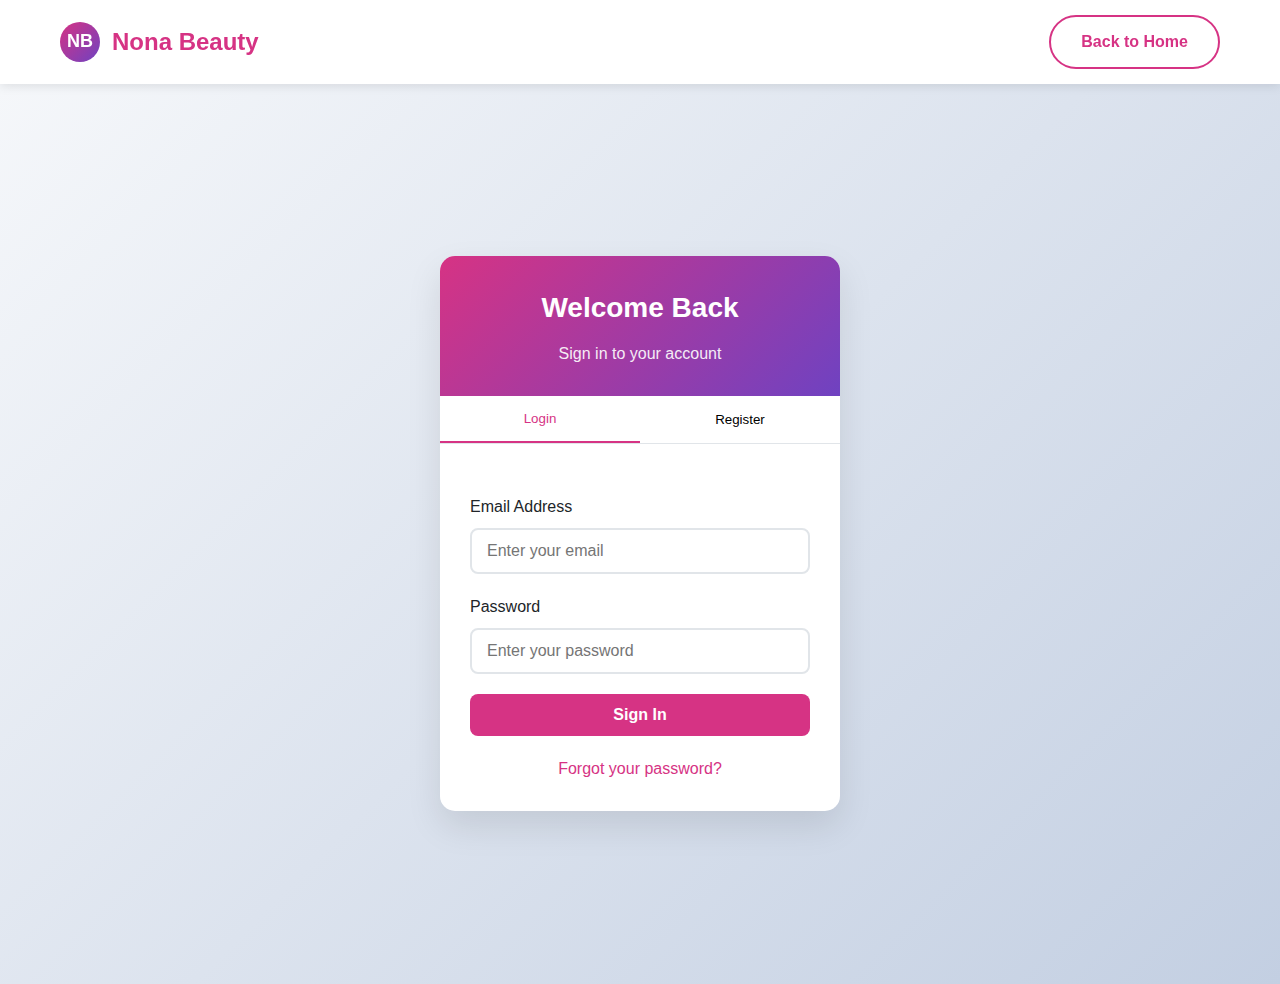
<file: login.html>
<!DOCTYPE html>
<html lang="en" dir="ltr">
<head>
    <meta charset="UTF-8">
    <meta name="viewport" content="width=device-width, initial-scale=1.0">
    <title>Login - Nona Beauty</title>
    <link rel="stylesheet" href="assets/css/style.css">
    <link rel="stylesheet" href="https://cdnjs.cloudflare.com/ajax/libs/font-awesome/6.4.0/css/all.min.css">
    <style>
        .login-page {
            min-height: 100vh;
            display: flex;
            align-items: center;
            justify-content: center;
            background: linear-gradient(135deg, #f5f7fa 0%, #c3cfe2 100%);
            padding: 20px;
        }

        .login-container {
            background: white;
            border-radius: 15px;
            box-shadow: 0 15px 35px rgba(0,0,0,0.1);
            width: 100%;
            max-width: 400px;
            overflow: hidden;
        }

        .login-header {
            background: linear-gradient(135deg, var(--primary-color), var(--secondary-color));
            color: white;
            padding: 30px;
            text-align: center;
        }

        .login-header h1 {
            margin: 0;
            font-size: 28px;
            font-weight: 600;
        }

        .login-header p {
            margin: 10px 0 0;
            opacity: 0.9;
        }

        .login-form {
            padding: 30px;
        }

        .form-group {
            margin-bottom: 20px;
        }

        .form-group label {
            display: block;
            margin-bottom: 8px;
            font-weight: 500;
            color: var(--dark-text);
        }

        .form-control {
            width: 100%;
            padding: 12px 15px;
            border: 2px solid #e1e5e9;
            border-radius: 8px;
            font-size: 16px;
            transition: var(--transition);
        }

        .form-control:focus {
            outline: none;
            border-color: var(--primary-color);
            box-shadow: 0 0 0 3px rgba(214, 51, 132, 0.1);
        }

        .btn-login {
            width: 100%;
            padding: 12px;
            background: var(--primary-color);
            color: white;
            border: none;
            border-radius: 8px;
            font-size: 16px;
            font-weight: 600;
            cursor: pointer;
            transition: var(--transition);
        }

        .btn-login:hover {
            background: var(--secondary-color);
            transform: translateY(-2px);
        }

        .login-links {
            text-align: center;
            margin-top: 20px;
        }

        .login-links a {
            color: var(--primary-color);
            text-decoration: none;
        }

        .login-links a:hover {
            text-decoration: underline;
        }

        .auth-tabs {
            display: flex;
            border-bottom: 1px solid #e1e5e9;
            margin-bottom: 20px;
        }

        .auth-tab {
            flex: 1;
            padding: 15px;
            background: none;
            border: none;
            cursor: pointer;
            font-weight: 500;
            transition: var(--transition);
        }

        .auth-tab.active {
            color: var(--primary-color);
            border-bottom: 2px solid var(--primary-color);
        }

        .auth-form {
            display: none;
        }

        .auth-form.active {
            display: block;
        }
    </style>
    <script src="assets/js/helpers.js" defer></script>
</head>
<body class="english">
    <!-- Header مبسط -->
    <header style="background: white; box-shadow: 0 2px 10px rgba(0,0,0,0.1);">
        <div class="container">
            <div class="header-content">
                <div class="logo">
                    <div class="logo-icon">NB</div>
                    <div class="logo-text">
                        <h1>Nona Beauty</h1>
                    </div>
                </div>
                <div style="flex: 1;"></div>
                <a href="index.html" class="btn btn-outline">Back to Home</a>
            </div>
        </div>
    </header>

    <main class="login-page">
        <div class="login-container">
            <div class="login-header">
                <h1>Welcome Back</h1>
                <p>Sign in to your account</p>
            </div>

            <div class="auth-tabs">
                <button class="auth-tab active" data-tab="login">Login</button>
                <button class="auth-tab" data-tab="register">Register</button>
            </div>

            <!-- Login Form -->
            <form class="auth-form active" id="loginForm">
                <div class="login-form">
                    <div class="form-group">
                        <label for="loginEmail">Email Address</label>
                        <input type="email" id="loginEmail" class="form-control" placeholder="Enter your email" required>
                    </div>

                    <div class="form-group">
                        <label for="loginPassword">Password</label>
                        <input type="password" id="loginPassword" class="form-control" placeholder="Enter your password" required>
                    </div>

                    <button type="submit" class="btn-login">Sign In</button>

                    <div class="login-links">
                        <a href="#">Forgot your password?</a>
                    </div>
                </div>
            </form>

            <!-- Register Form -->
            <form class="auth-form" id="registerForm">
                <div class="login-form">
                    <div class="form-group">
                        <label for="registerName">Full Name</label>
                        <input type="text" id="registerName" class="form-control" placeholder="Enter your full name" required>
                    </div>

                    <div class="form-group">
                        <label for="registerEmail">Email Address</label>
                        <input type="email" id="registerEmail" class="form-control" placeholder="Enter your email" required>
                    </div>

                    <div class="form-group">
                        <label for="registerPhone">Phone Number</label>
                        <input type="tel" id="registerPhone" class="form-control" placeholder="Enter your phone number" required>
                    </div>

                    <div class="form-group">
                        <label for="registerPassword">Password</label>
                        <input type="password" id="registerPassword" class="form-control" placeholder="Create a password" required>
                    </div>

                    <div class="form-group">
                        <label for="registerConfirmPassword">Confirm Password</label>
                        <input type="password" id="registerConfirmPassword" class="form-control" placeholder="Confirm your password" required>
                    </div>

                    <button type="submit" class="btn-login">Create Account</button>

                    <div class="login-links">
                        <p>By registering, you agree to our <a href="#">Terms of Service</a></p>
                    </div>
                </div>
            </form>
        </div>
    </main>

    <script>
        // نظام تسجيل الدخول والتسجيل
        class AuthSystem {
            constructor() {
                this.init();
            }

            init() {
                this.setupEventListeners();
                this.loadUsers();
            }

            setupEventListeners() {
                // تبديل الألسنة
                document.querySelectorAll('.auth-tab').forEach(tab => {
                    tab.addEventListener('click', (e) => {
                        const tabName = e.target.dataset.tab;
                        this.switchTab(tabName);
                    });
                });

                // تسجيل الدخول
                document.getElementById('loginForm').addEventListener('submit', (e) => {
                    e.preventDefault();
                    this.handleLogin();
                });

                // التسجيل
                document.getElementById('registerForm').addEventListener('submit', (e) => {
                    e.preventDefault();
                    this.handleRegister();
                });
            }

            switchTab(tabName) {
                // تحديد الألسنة النشطة
                document.querySelectorAll('.auth-tab').forEach(tab => {
                    tab.classList.remove('active');
                });
                document.querySelector(`.auth-tab[data-tab="${tabName}"]`).classList.add('active');

                // إظهار النموذج المناسب
                document.querySelectorAll('.auth-form').forEach(form => {
                    form.classList.remove('active');
                });
                document.getElementById(`${tabName}Form`).classList.add('active');
            }

            loadUsers() {
                if (!localStorage.getItem('nonaBeautyUsers')) {
                    // إنشاء مستخدمين افتراضيين
                    const defaultUsers = [
                        {
                            id: '1',
                            name: 'Admin User',
                            email: 'admin@nonabeauty.com',
                            phone: '+1234567890',
                            password: 'admin123',
                            role: 'admin'
                        },
                        {
                            id: '2',
                            name: 'John Doe',
                            email: 'john@example.com',
                            phone: '+1234567891',
                            password: 'password123',
                            role: 'customer'
                        }
                    ];
                    sanitizeAndSet('nonaBeautyUsers', defaultUsers);
                }
            }

            handleLogin() {
                const email = document.getElementById('loginEmail').value;
                const password = document.getElementById('loginPassword').value;

                if (!email || !password) {
                    this.showNotification('Please fill in all fields', 'error');
                    return;
                }

                const users = (safeGet('nonaBeautyUsers') || []);
                const user = users.find(u => u.email === email && u.password === password);

                if (user) {
                    // حفظ بيانات المستخدم
                    sanitizeAndSet('nonaBeautyUser', user);
                    this.showNotification('Login successful!', 'success');
                    
                    // التوجيه بناءً على الدور
                    setTimeout(() => {
                        if (user.role === 'admin') {
                            window.location.href = 'admin.html';
                        } else {
                            window.location.href = 'index.html';
                        }
                    }, 1000);
                } else {
                    this.showNotification('Invalid email or password', 'error');
                }
            }

            handleRegister() {
                const name = document.getElementById('registerName').value;
                const email = document.getElementById('registerEmail').value;
                const phone = document.getElementById('registerPhone').value;
                const password = document.getElementById('registerPassword').value;
                const confirmPassword = document.getElementById('registerConfirmPassword').value;

                // التحقق من الحقول
                if (!name || !email || !phone || !password || !confirmPassword) {
                    this.showNotification('Please fill in all fields', 'error');
                    return;
                }

                if (password !== confirmPassword) {
                    this.showNotification('Passwords do not match', 'error');
                    return;
                }

                if (password.length < 6) {
                    this.showNotification('Password must be at least 6 characters', 'error');
                    return;
                }

                // التحقق من وجود المستخدم
                const users = (safeGet('nonaBeautyUsers') || []);
                if (users.find(u => u.email === email)) {
                    this.showNotification('User with this email already exists', 'error');
                    return;
                }

                // إنشاء مستخدم جديد
                const newUser = {
                    id: Date.now().toString(),
                    name,
                    email,
                    phone,
                    password,
                    role: 'customer',
                    createdAt: new Date().toISOString()
                };

                users.push(newUser);
                sanitizeAndSet('nonaBeautyUsers', users);
                sanitizeAndSet('nonaBeautyUser', newUser);

                this.showNotification('Registration successful!', 'success');
                
                setTimeout(() => {
                    window.location.href = 'index.html';
                }, 1500);
            }

            showNotification(message, type = 'info') {
                const notification = document.createElement('div');
                notification.className = `notification ${type}`;
                safeSetHTML(notification, `
                    <i class="fas fa-${type === 'success' ? 'check-circle' : type === 'error' ? 'exclamation-circle' : 'info-circle'}"></i>
                    <span>${message}</span>
                `);

                notification.style.cssText = `
                    position: fixed;
                    top: 20px;
                    right: 20px;
                    background: ${type === 'success' ? '#28a745' : type === 'error' ? '#dc3545' : '#d63384'};
                    color: white;
                    padding: 15px 25px;
                    border-radius: 8px;
                    box-shadow: 0 4px 12px rgba(0,0,0,0.15);
                    z-index: 3000;
                    transition: all 0.3s ease;
                    display: flex;
                    align-items: center;
                    gap: 10px;
                `;

                document.body.appendChild(notification);

                setTimeout(() => {
                    notification.style.opacity = '0';
                    setTimeout(() => {
                        if (document.body.contains(notification)) {
                            document.body.removeChild(notification);
                        }
                    }, 300);
                }, 3000);
            }
        }

        // تهيئة نظام المصادقة عند تحميل الصفحة
        document.addEventListener('DOMContentLoaded', function() {
            new AuthSystem();
        });
    </script>
</body>
</html>
</file>
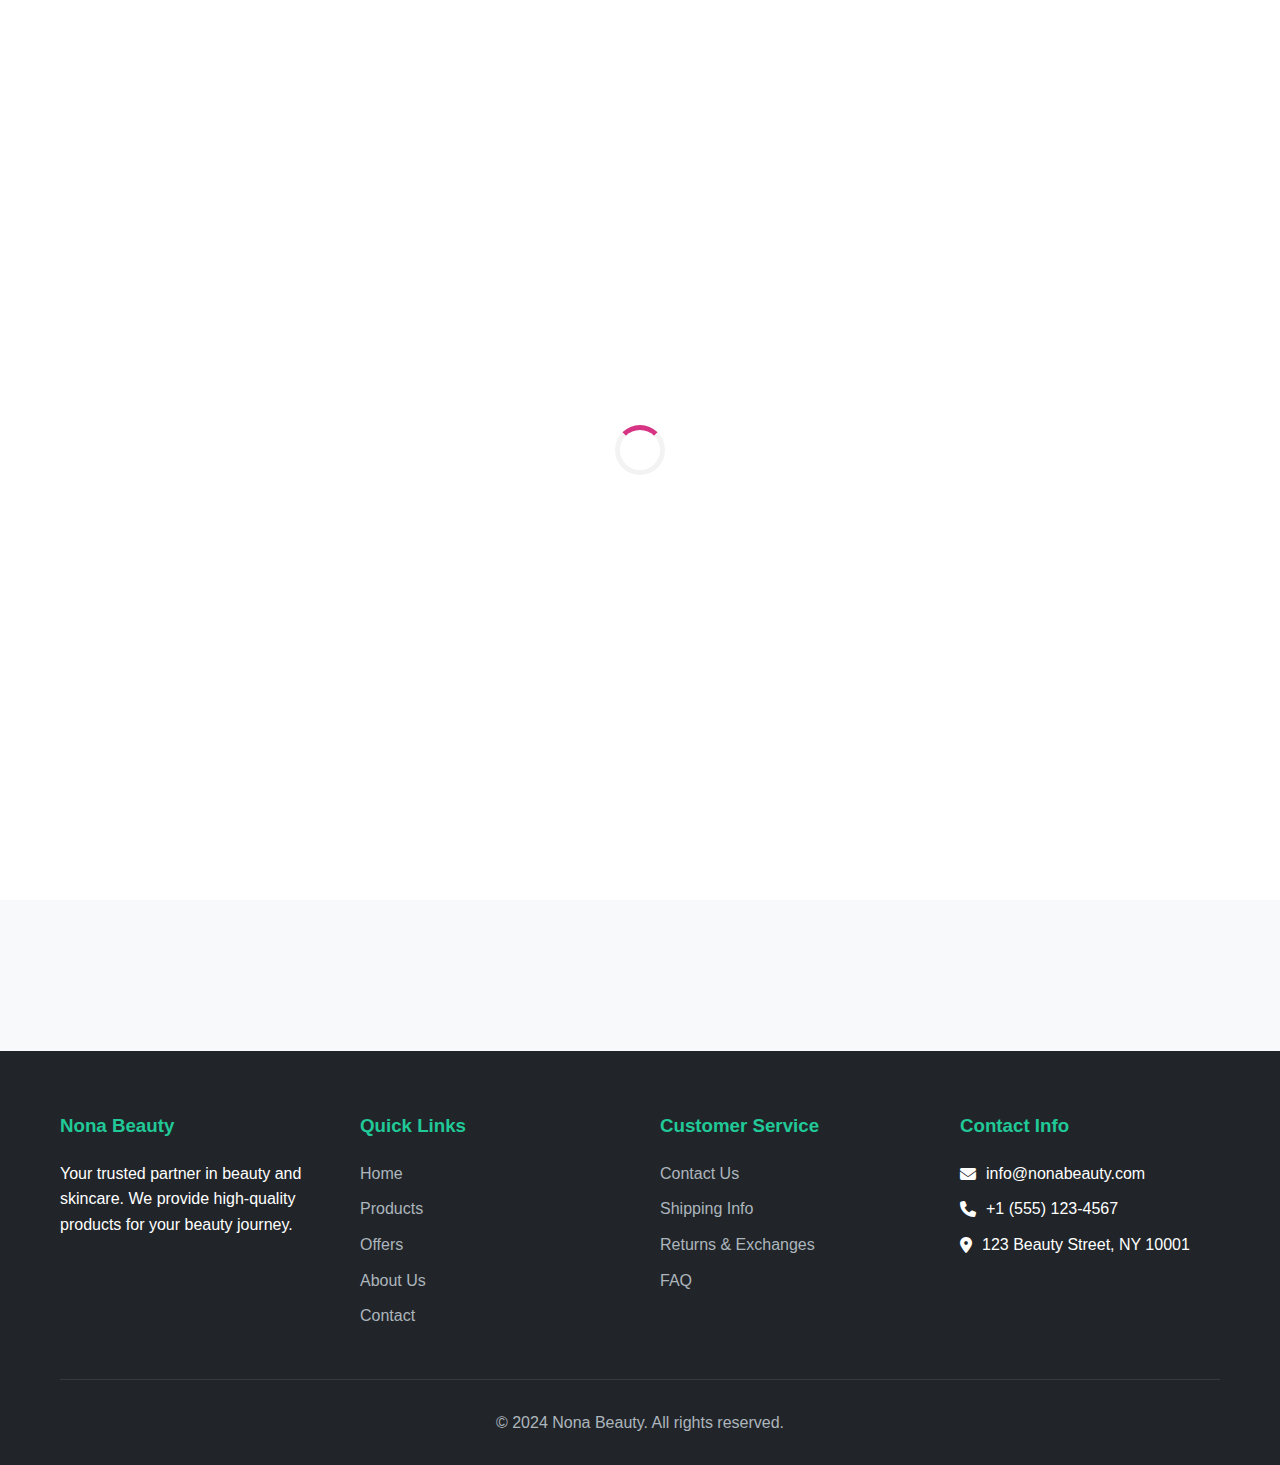
<file: products.html>
<!DOCTYPE html>
<html lang="en" dir="ltr">
<head>
    <meta charset="UTF-8">
    <meta name="viewport" content="width=device-width, initial-scale=1.0">
    <title>Products - Nona Beauty</title>
    <link rel="stylesheet" href="assets/css/style.css">
    <link rel="stylesheet" href="https://cdnjs.cloudflare.com/ajax/libs/font-awesome/6.4.0/css/all.min.css">
    <style>
        .products-page {
            min-height: 100vh;
            padding: 40px 0;
        }

        .page-header {
            text-align: center;
            margin-bottom: 40px;
        }

        .page-header h1 {
            font-size: 36px;
            color: var(--primary-color);
            margin-bottom: 15px;
        }

        .page-header p {
            color: var(--muted-text);
            font-size: 18px;
        }

        .products-controls {
            display: flex;
            justify-content: space-between;
            align-items: center;
            margin-bottom: 30px;
            flex-wrap: wrap;
            gap: 20px;
        }

        .filters-section {
            display: flex;
            align-items: center;
            gap: 15px;
        }

        .filter-toggle {
            background: var(--white);
            border: 2px solid var(--primary-color);
            color: var(--primary-color);
            padding: 10px 20px;
            border-radius: var(--border-radius);
            cursor: pointer;
            font-weight: 500;
            transition: var(--transition);
            display: flex;
            align-items: center;
            gap: 8px;
        }

        .filter-toggle:hover {
            background: var(--primary-color);
            color: white;
        }

        .sorting-section {
            display: flex;
            align-items: center;
            gap: 10px;
        }

        .sort-select {
            padding: 10px 15px;
            border: 2px solid #e1e5e9;
            border-radius: var(--border-radius);
            background: var(--white);
            font-size: 14px;
            cursor: pointer;
        }

        .products-container {
            margin-bottom: 40px;
        }

        .load-more {
            text-align: center;
            margin-top: 40px;
        }

        .filters-panel {
            background: var(--white);
            padding: 25px;
            border-radius: var(--border-radius);
            box-shadow: var(--shadow);
            margin-bottom: 30px;
            display: none;
        }

        .filters-panel.active {
            display: block;
        }

        .filter-group {
            margin-bottom: 25px;
        }

        .filter-group h4 {
            margin-bottom: 15px;
            color: var(--dark-text);
            font-size: 16px;
        }

        .category-filters {
            display: flex;
            flex-direction: column;
            gap: 10px;
        }

        .category-filters label {
            display: flex;
            align-items: center;
            gap: 10px;
            cursor: pointer;
            padding: 8px 0;
        }

        .price-filter {
            padding: 0 10px;
        }

        .price-values {
            display: flex;
            justify-content: space-between;
            margin-top: 10px;
            font-size: 14px;
            color: var(--muted-text);
        }

        .discount-filters {
            display: flex;
            flex-direction: column;
            gap: 10px;
        }

        .discount-filters label {
            display: flex;
            align-items: center;
            gap: 10px;
            cursor: pointer;
            padding: 8px 0;
        }
    </style>
    <script src="assets/js/helpers.js" defer></script>
</head>
<body class="english">
    <!-- Loading Screen -->
    <div class="loader" id="pageLoader">
        <div class="loader-spinner"></div>
    </div>

    <!-- Header -->
    <header>
        <div class="container">
            <div class="header-content">
                <div class="logo">
                    <div class="logo-icon">NB</div>
                    <div class="logo-text">
                        <h1>Nona Beauty</h1>
                        <p>Your Beauty Passion</p>
                    </div>
                </div>
                
                <button class="mobile-menu-btn" id="mobileMenuBtn">
                    <i class="fas fa-bars"></i>
                </button>
                
                <nav id="mainNav">
                    <ul>
                        <li><a href="index.html" class="nav-link">Home</a></li>
                        <li><a href="products.html" class="nav-link active">Products</a></li>
                        <li><a href="offers.html" class="nav-link">Offers</a></li>
                        <li><a href="tips.html" class="nav-link">Beauty Tips</a></li>
                        <li><a href="about.html" class="nav-link">About Us</a></li>
                        <li><a href="contact.html" class="nav-link">Contact</a></li>
                    </ul>
                </nav>
                
                <div class="header-actions">
                    <div class="user-actions">
                        <a href="login.html" class="auth-btn login-btn" id="loginBtn">Login</a>
                        <a href="login.html" class="auth-btn register-btn" id="registerBtn">Register</a>
                        <div class="user-menu" id="userMenu" style="display: none;">
                            <button class="user-profile-btn">
                                <i class="fas fa-user"></i>
                                <span id="userName">User</span>
                                <i class="fas fa-chevron-down"></i>
                            </button>
                            <div class="user-dropdown">
                                <a href="profile.html"><i class="fas fa-user-circle"></i> My Profile</a>
                                <a href="profile.html#orders"><i class="fas fa-shopping-bag"></i> My Orders</a>
                                <a href="profile.html#addresses"><i class="fas fa-map-marker-alt"></i> Shipping Addresses</a>
                                <a href="#" id="logoutBtn"><i class="fas fa-sign-out-alt"></i> Logout</a>
                            </div>
                        </div>
                    </div>
                    <div class="header-icons">
                        <div class="wishlist-icon" id="wishlistIcon">
                            <i class="far fa-heart"></i>
                            <span class="wishlist-count">0</span>
                        </div>
                        <div class="cart-icon" id="cartIcon">
                            <i class="fas fa-shopping-cart"></i>
                            <span class="cart-count">0</span>
                        </div>
                    </div>
                </div>
            </div>
        </div>
    </header>

    <main class="products-page">
        <div class="container">
            <div class="page-header">
                <h1>Our Products</h1>
                <p>Discover our complete collection of beauty products</p>
            </div>

            <!-- Filters and Sorting -->
            <div class="products-controls">
                <div class="filters-section">
                    <button class="filter-toggle" id="filterToggle">
                        <i class="fas fa-filter"></i>
                        Filters
                    </button>
                </div>
                
                <div class="sorting-section">
                    <select id="sortSelect" class="sort-select">
                        <option value="featured">Featured</option>
                        <option value="price-low">Price: Low to High</option>
                        <option value="price-high">Price: High to Low</option>
                        <option value="name">Name: A-Z</option>
                        <option value="discount">Best Discount</option>
                        <option value="newest">Newest First</option>
                    </select>
                </div>
            </div>

            <!-- Filters Panel -->
            <div class="filters-panel" id="filtersPanel">
                <div class="filter-group">
                    <h4>Categories</h4>
                    <div class="category-filters" id="categoryFilters">
                        <!-- Categories will be loaded by JavaScript -->
                    </div>
                </div>
                
                <div class="filter-group">
                    <h4>Price Range</h4>
                    <div class="price-filter">
                        <input type="range" id="priceRange" min="0" max="1000" value="1000" step="10">
                        <div class="price-values">
                            <span id="minPrice">0 EGP</span>
                            <span id="maxPrice">1000 EGP</span>
                        </div>
                    </div>
                </div>
                
                <div class="filter-group">
                    <h4>Discounts</h4>
                    <div class="discount-filters">
                        <label>
                            <input type="checkbox" name="discount" value="10">
                            10% off or more
                        </label>
                        <label>
                            <input type="checkbox" name="discount" value="20">
                            20% off or more
                        </label>
                        <label>
                            <input type="checkbox" name="discount" value="30">
                            30% off or more
                        </label>
                    </div>
                </div>
            </div>

            <!-- Products Grid -->
            <div class="products-container">
                <div class="products-grid" id="productsGrid">
                    <!-- Products will be loaded by JavaScript -->
                </div>
                
                <div class="load-more">
                    <button class="btn btn-outline" id="loadMoreBtn">Load More Products</button>
                </div>
            </div>
        </div>
    </main>

    <!-- Footer -->
    <footer>
        <div class="container">
            <div class="footer-content">
                <div class="footer-column">
                    <h3>Nona Beauty</h3>
                    <p>Your trusted partner in beauty and skincare. We provide high-quality products for your beauty journey.</p>
                </div>
                <div class="footer-column">
                    <h3>Quick Links</h3>
                    <ul class="footer-links">
                        <li><a href="index.html">Home</a></li>
                        <li><a href="products.html">Products</a></li>
                        <li><a href="offers.html">Offers</a></li>
                        <li><a href="about.html">About Us</a></li>
                        <li><a href="contact.html">Contact</a></li>
                    </ul>
                </div>
                <div class="footer-column">
                    <h3>Customer Service</h3>
                    <ul class="footer-links">
                        <li><a href="contact.html">Contact Us</a></li>
                        <li><a href="#">Shipping Info</a></li>
                        <li><a href="#">Returns & Exchanges</a></li>
                        <li><a href="#">FAQ</a></li>
                    </ul>
                </div>
                <div class="footer-column">
                    <h3>Contact Info</h3>
                    <div class="contact-info">
                        <p><i class="fas fa-envelope"></i> info@nonabeauty.com</p>
                        <p><i class="fas fa-phone"></i> +1 (555) 123-4567</p>
                        <p><i class="fas fa-map-marker-alt"></i> 123 Beauty Street, NY 10001</p>
                    </div>
                </div>
            </div>
            <div class="copyright">
                <p>&copy; 2024 Nona Beauty. All rights reserved.</p>
            </div>
        </div>
    </footer>

    <!-- JavaScript Files -->
    <script src="assets/js/main.js"></script>
    <script>
        // نظام المنتجات
        class ProductsPage {
            constructor() {
                this.products = [];
                this.filteredProducts = [];
                this.currentSort = 'featured';
                this.currentPage = 1;
                this.productsPerPage = 12;
                this.init();
            }

            init() {
                this.loadProducts();
                this.setupEventListeners();
                this.loadCategories();
                this.displayProducts();
            }

            loadProducts() {
                if (window.nonaBeautyApp && window.nonaBeautyApp.products) {
                    this.products = window.nonaBeautyApp.products;
                } else {
                    const productsData = localStorage.getItem('nonaBeautyProducts');
                    if (productsData) {
                        this.products = JSON.parse(productsData);
                    }
                }
                this.filteredProducts = [...this.products];
            }

            setupEventListeners() {
                // تبديل الفلتر
                const filterToggle = document.getElementById('filterToggle');
                const filtersPanel = document.getElementById('filtersPanel');
                
                if (filterToggle && filtersPanel) {
                    filterToggle.addEventListener('click', () => {
                        filtersPanel.classList.toggle('active');
                    });
                }

                // الترتيب
                const sortSelect = document.getElementById('sortSelect');
                if (sortSelect) {
                    sortSelect.addEventListener('change', (e) => {
                        this.currentSort = e.target.value;
                        this.sortProducts();
                        this.displayProducts();
                    });
                }

                // تحميل المزيد
                const loadMoreBtn = document.getElementById('loadMoreBtn');
                if (loadMoreBtn) {
                    loadMoreBtn.addEventListener('click', () => {
                        this.loadMoreProducts();
                    });
                }

                // فلتر السعر
                const priceRange = document.getElementById('priceRange');
                if (priceRange) {
                    priceRange.addEventListener('input', (e) => {
                        this.updatePriceDisplay(e.target.value);
                        this.filterProducts();
                    });
                }

                // فلاتر الخصم
                const discountFilters = document.querySelectorAll('input[name="discount"]');
                discountFilters.forEach(filter => {
                    filter.addEventListener('change', () => {
                        this.filterProducts();
                    });
                });
            }

            loadCategories() {
                const categoryFilters = document.getElementById('categoryFilters');
                if (!categoryFilters) return;

                const categories = [
                    { id: 'hair', name: 'Hair Care' },
                    { id: 'face', name: 'Skin Care' },
                    { id: 'lips', name: 'Lip Products' },
                    { id: 'body', name: 'Body Care' },
                    { id: 'perfumes', name: 'Perfumes' }
                ];

                safeSetHTML(categoryFilters, categories.map(category => `
                    <label>
                        <input type="checkbox" class="category-filter" value="${category.id}">
                        ${category.name}
                    </label>
                `).join(''));

                // إعادة إرفاق الأحداث بعد التحميل
                document.querySelectorAll('.category-filter').forEach(filter => {
                    filter.addEventListener('change', () => {
                        this.filterProducts();
                    });
                });
            }

            filterProducts() {
                let filtered = [...this.products];

                // فلتر الفئات
                const selectedCategories = Array.from(document.querySelectorAll('.category-filter:checked'))
                    .map(checkbox => checkbox.value);
                
                if (selectedCategories.length > 0) {
                    filtered = filtered.filter(product => selectedCategories.includes(product.category));
                }

                // فلتر السعر
                const priceRange = document.getElementById('priceRange');
                if (priceRange) {
                    const maxPrice = parseInt(priceRange.value);
                    filtered = filtered.filter(product => product.price <= maxPrice);
                }

                // فلتر الخصومات
                const selectedDiscounts = Array.from(document.querySelectorAll('input[name="discount"]:checked'))
                    .map(checkbox => parseInt(checkbox.value));
                
                if (selectedDiscounts.length > 0) {
                    filtered = filtered.filter(product => 
                        product.discount && selectedDiscounts.some(discount => product.discount >= discount)
                    );
                }

                this.filteredProducts = filtered;
                this.currentPage = 1;
                this.sortProducts();
                this.displayProducts();
            }

            sortProducts() {
                switch (this.currentSort) {
                    case 'price-low':
                        this.filteredProducts.sort((a, b) => a.price - b.price);
                        break;
                    case 'price-high':
                        this.filteredProducts.sort((a, b) => b.price - a.price);
                        break;
                    case 'name':
                        this.filteredProducts.sort((a, b) => a.name.localeCompare(b.name));
                        break;
                    case 'discount':
                        this.filteredProducts.sort((a, b) => (b.discount || 0) - (a.discount || 0));
                        break;
                    case 'newest':
                        this.filteredProducts.sort((a, b) => b.id - a.id);
                        break;
                    case 'featured':
                    default:
                        this.filteredProducts.sort((a, b) => (b.featured ? 1 : 0) - (a.featured ? 1 : 0) || b.rating - a.rating);
                        break;
                }
            }

            displayProducts() {
                const productsGrid = document.getElementById('productsGrid');
                if (!productsGrid) return;

                const startIndex = (this.currentPage - 1) * this.productsPerPage;
                const endIndex = startIndex + this.productsPerPage;
                const productsToShow = this.filteredProducts.slice(startIndex, endIndex);

                if (productsToShow.length === 0) {
                    safeSetHTML(productsGrid, `
                        <div class="no-products" style="grid-column: 1 / -1); text-align: center; padding: 40px;">
                            <i class="fas fa-search" style="font-size: 48px; color: #e2e8f0; margin-bottom: 20px;"></i>
                            <h3>No products found</h3>
                            <p>Try adjusting your filters or search terms</p>
                        </div>
                    `;
                    return;
                }

                safeSetHTML(productsGrid, productsToShow.map(product => 
                    window.nonaBeautyApp.createProductCard(product)
                ).join(''));

                // تحديث زر تحميل المزيد
                this.updateLoadMoreButton();

                // إرفاق أحداث المنتجات
                if (window.nonaBeautyApp) {
                    window.nonaBeautyApp.attachProductEventListeners();
                }
            }

            loadMoreProducts() {
                this.currentPage++;
                this.displayProducts();
            }

            updateLoadMoreButton() {
                const loadMoreBtn = document.getElementById('loadMoreBtn');
                if (!loadMoreBtn) return;

                const totalPages = Math.ceil(this.filteredProducts.length / this.productsPerPage);
                
                if (this.currentPage >= totalPages) {
                    loadMoreBtn.style.display = 'none';
                } else {
                    loadMoreBtn.style.display = 'block';
                }
            }

            updatePriceDisplay(value) {
                const maxPrice = document.getElementById('maxPrice');
                if (maxPrice) {
                    maxPrice.textContent = `${value} EGP`;
                }
            }
        }

        // تهيئة صفحة المنتجات
        document.addEventListener('DOMContentLoaded', function() {
            if (window.nonaBeautyApp) {
                new ProductsPage();
            } else {
                setTimeout(() => {
                    new ProductsPage();
                }, 500);
            }
        });
    </script>
</body>
</html>
</file>
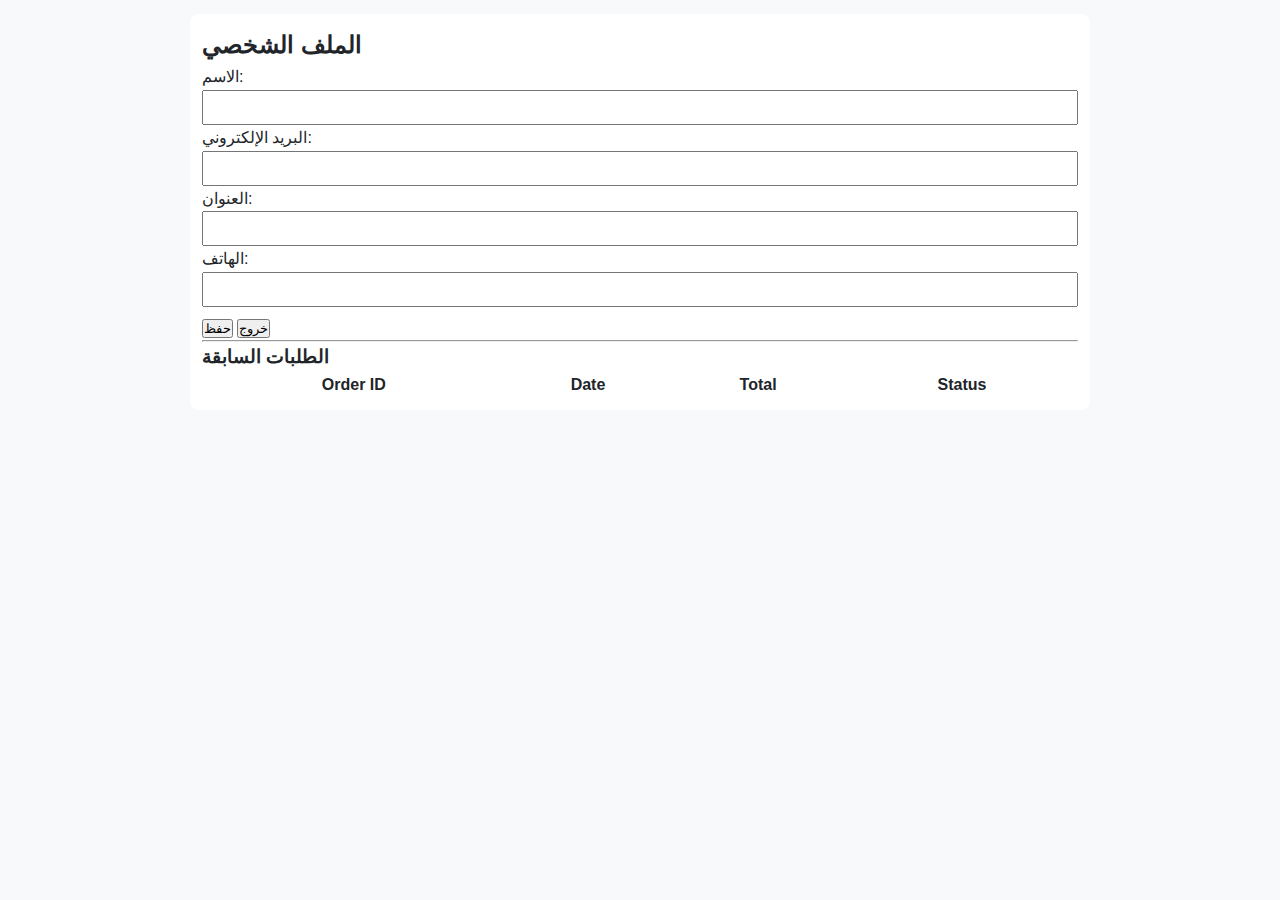
<file: profile.html>
<!DOCTYPE html>
<html lang="en" dir="ltr">
<head>
    <meta charset="UTF-8">
    <meta name="viewport" content="width=device-width, initial-scale=1.0">
    <title>My Profile - Nona Beauty</title>
    <link rel="stylesheet" href="assets/css/style.css">
    <link rel="stylesheet" href="https://cdnjs.cloudflare.com/ajax/libs/font-awesome/6.4.0/css/all.min.css">
    <script src="assets/js/helpers.js" defer></script>
</head>
<body class="english">
    <!-- Header (same as index.html) -->

    <main>

<!-- User profile page patched to support local profile editing and order history -->
<div style="max-width:900px;margin:14px auto;padding:12px;background:#fff;border-radius:8px;">
  <h2>الملف الشخصي</h2>
  <div id="profileForm">
    <div><label>الاسم: <input id="pf_name" style="width:100%;padding:8px;" /></label></div>
    <div><label>البريد الإلكتروني: <input id="pf_email" style="width:100%;padding:8px;" /></label></div>
    <div><label>العنوان: <input id="pf_address" style="width:100%;padding:8px;" /></label></div>
    <div><label>الهاتف: <input id="pf_phone" style="width:100%;padding:8px;" /></label></div>
    <div style="margin-top:8px;"><button id="pf_save">حفظ</button> <button id="pf_logout">خروج</button></div>
  </div>
  <hr/>
  <h3>الطلبات السابقة</h3>
  <div id="ordersList"></div>
</div>
<script src="assets/js/auth.js" defer></script>
<script>
document.addEventListener('DOMContentLoaded', function(){
  try{
    var u = (window.Auth && window.Auth.getUser) ? window.Auth.getUser() : { type: localStorage.getItem('userType'), email: localStorage.getItem('userEmail') };
    if(!u || u.type !== 'user'){ /* allow guest editing? redirect to login */ }
    var email = u.email || localStorage.getItem('userEmail') || '';
    var key = 'userProfile_' + email;
    var p = localStorage.getItem(key);
    var profile = p ? JSON.parse(p) : { name:'', email: email, address:'', phone:'' };
    document.getElementById('pf_name').value = profile.name || '';
    document.getElementById('pf_email').value = profile.email || email;
    document.getElementById('pf_address').value = profile.address || '';
    document.getElementById('pf_phone').value = profile.phone || '';
    document.getElementById('pf_save').addEventListener('click', function(){
      profile.name = document.getElementById('pf_name').value;
      profile.email = document.getElementById('pf_email').value;
      profile.address = document.getElementById('pf_address').value;
      profile.phone = document.getElementById('pf_phone').value;
      localStorage.setItem(key, JSON.stringify(profile));
      alert('تم الحفظ');
    });
    document.getElementById('pf_logout').addEventListener('click', function(){
      if(window.Auth) window.Auth.logout(); location.href='index.html';
    });

    // load orders for this user (stored under 'nonaBeautyOrders' array)
    var orders = JSON.parse(localStorage.getItem('nonaBeautyOrders') || '[]');
    var userOrders = orders.filter(o => (o.customer_email || o.customer) && (o.customer_email === email || o.customer === email));
    var out = '<table style="width:100%;border-collapse:collapse;"><tr><th>Order ID</th><th>Date</th><th>Total</th><th>Status</th></tr>';
    userOrders.forEach(o => {
      out += '<tr style="border-top:1px solid #eee"><td>'+ (o.id || o.orderId || 'N/A') +'</td><td>'+ (o.date || '') +'</td><td>'+ (o.total || '') +'</td><td>'+ (o.status || 'Placed') +'</td></tr>';
    });
    out += '</table>';
    document.getElementById('ordersList').innerHTML = out || '<div>لا توجد طلبات سابقة</div>';
  }catch(e){ console.error(e); }
});
</script>

</main>

    <!-- Footer (same as index.html) -->

    <script src="assets/js/profile.js"></script>
</body>
</html>
</file>
<file: assets/css/style.css>
:root {
    --primary-color: #d63384;
    --secondary-color: #6f42c1;
    --accent-color: #20c997;
    --success-color: #28a745;
    --warning-color: #ffc107;
    --danger-color: #dc3545;
    --light-bg: #f8f9fa;
    --dark-text: #212529;
    --muted-text: #6c757d;
    --white: #ffffff;
    --border-radius: 12px;
    --shadow: 0 4px 12px rgba(0,0,0,0.08);
    --transition: all 0.3s ease;
}

* {
    box-sizing: border-box;
    margin: 0;
    padding: 0;
}

body {
    font-family: 'Segoe UI', Tahoma, Geneva, Verdana, sans-serif;
    background-color: var(--light-bg);
    color: var(--dark-text);
    line-height: 1.6;
}

body.english {
    direction: ltr;
}

.container {
    max-width: 1200px;
    margin: 0 auto;
    padding: 0 20px;
}

/* Header Styles */
header {
    background-color: var(--white);
    box-shadow: var(--shadow);
    position: sticky;
    top: 0;
    z-index: 1000;
}

.header-content {
    display: flex;
    justify-content: space-between;
    align-items: center;
    padding: 15px 0;
}

.logo {
    display: flex;
    align-items: center;
    gap: 12px;
}

.logo-icon {
    width: 40px;
    height: 40px;
    background: linear-gradient(135deg, var(--primary-color), var(--secondary-color));
    border-radius: 50%;
    display: flex;
    align-items: center;
    justify-content: center;
    color: white;
    font-weight: bold;
    font-size: 18px;
}

.logo-text h1 {
    font-size: 24px;
    margin: 0;
    color: var(--primary-color);
}

.logo-text p {
    font-size: 14px;
    margin: 0;
    color: var(--muted-text);
}

/* Navigation */
nav ul {
    display: flex;
    list-style: none;
    gap: 25px;
}

nav a {
    text-decoration: none;
    color: var(--dark-text);
    font-weight: 500;
    transition: var(--transition);
    position: relative;
}

nav a:hover, nav a.active {
    color: var(--primary-color);
}

nav a.active::after {
    content: '';
    position: absolute;
    bottom: -5px;
    left: 0;
    width: 100%;
    height: 2px;
    background-color: var(--primary-color);
}

/* Mobile Menu */
.mobile-menu-btn {
    display: none;
    background: none;
    border: none;
    font-size: 20px;
    cursor: pointer;
    color: var(--dark-text);
    padding: 5px;
}

/* Header Actions */
.header-actions {
    display: flex;
    gap: 15px;
    align-items: center;
}

.user-actions {
    display: flex;
    gap: 10px;
    align-items: center;
}

.auth-btn {
    padding: 8px 15px;
    border-radius: 5px;
    text-decoration: none;
    font-weight: 500;
    transition: var(--transition);
}

.login-btn {
    background: transparent;
    border: 1px solid var(--primary-color);
    color: var(--primary-color);
}

.register-btn {
    background: var(--primary-color);
    border: 1px solid var(--primary-color);
    color: white;
}

.auth-btn:hover {
    transform: translateY(-2px);
    box-shadow: var(--shadow);
}

/* User Menu */
.user-menu {
    position: relative;
}

.user-profile-btn {
    display: flex;
    align-items: center;
    gap: 8px;
    background: none;
    border: none;
    cursor: pointer;
    padding: 8px 12px;
    border-radius: 5px;
    transition: var(--transition);
}

.user-profile-btn:hover {
    background: var(--light-bg);
}

.user-dropdown {
    position: absolute;
    top: 100%;
    right: 0;
    background: var(--white);
    border-radius: var(--border-radius);
    box-shadow: var(--shadow);
    min-width: 200px;
    display: none;
    z-index: 1000;
}

.user-menu:hover .user-dropdown {
    display: block;
}

.user-dropdown a {
    display: flex;
    align-items: center;
    gap: 10px;
    padding: 12px 15px;
    text-decoration: none;
    color: var(--dark-text);
    transition: var(--transition);
    border-bottom: 1px solid #f1f3f5;
}

.user-dropdown a:last-child {
    border-bottom: none;
}

.user-dropdown a:hover {
    background: var(--light-bg);
    color: var(--primary-color);
}

/* Header Icons */
.header-icons {
    display: flex;
    gap: 15px;
    align-items: center;
}

.wishlist-icon, .cart-icon {
    position: relative;
    cursor: pointer;
    font-size: 18px;
    padding: 8px;
    border-radius: 5px;
    transition: var(--transition);
}

.wishlist-icon:hover, .cart-icon:hover {
    background: var(--light-bg);
    color: var(--primary-color);
}

.cart-count, .wishlist-count {
    position: absolute;
    top: -5px;
    right: -5px;
    background-color: var(--primary-color);
    color: white;
    border-radius: 50%;
    width: 18px;
    height: 18px;
    display: flex;
    align-items: center;
    justify-content: center;
    font-size: 11px;
    font-weight: bold;
}

/* Buttons */
.btn {
    display: inline-block;
    padding: 12px 30px;
    border-radius: 30px;
    text-decoration: none;
    font-weight: 600;
    transition: var(--transition);
    border: none;
    cursor: pointer;
    text-align: center;
}

.btn-primary {
    background-color: var(--primary-color);
    color: white;
}

.btn-primary:hover {
    background-color: var(--secondary-color);
    transform: translateY(-2px);
    box-shadow: var(--shadow);
}

.btn-outline {
    background-color: transparent;
    border: 2px solid var(--primary-color);
    color: var(--primary-color);
}

.btn-outline:hover {
    background-color: var(--primary-color);
    color: white;
}

.btn-sm {
    padding: 8px 20px;
    font-size: 14px;
}

.btn-full {
    width: 100%;
}

/* Hero Section */
.hero {
    background: linear-gradient(135deg, rgba(214, 51, 132, 0.9), rgba(111, 66, 193, 0.9)), url('https://images.unsplash.com/photo-1522335789203-aabd1fc54bc9?w=1200') center/cover;
    color: white;
    padding: 100px 0;
    text-align: center;
    margin-bottom: 40px;
}

.hero-content {
    max-width: 700px;
    margin: 0 auto;
}

.hero h2 {
    font-size: 42px;
    margin-bottom: 20px;
}

.hero p {
    font-size: 18px;
    margin-bottom: 30px;
    opacity: 0.9;
}

.hero-buttons {
    display: flex;
    gap: 15px;
    justify-content: center;
    flex-wrap: wrap;
}

/* Page Hero */
.page-hero {
    background: linear-gradient(135deg, rgba(214, 51, 132, 0.9), rgba(111, 66, 193, 0.9));
    color: white;
    padding: 80px 0;
    text-align: center;
    margin-bottom: 40px;
}

.page-hero h1 {
    font-size: 42px;
    margin-bottom: 15px;
}

.page-hero p {
    font-size: 18px;
    opacity: 0.9;
}

/* Sections */
.section-title {
    text-align: center;
    margin-bottom: 40px;
}

.section-title h2 {
    font-size: 32px;
    color: var(--primary-color);
    margin-bottom: 15px;
}

.section-title p {
    color: var(--muted-text);
    max-width: 600px;
    margin: 0 auto;
}

/* Categories Grid */
.categories-grid {
    display: grid;
    grid-template-columns: repeat(auto-fit, minmax(250px, 1fr));
    gap: 25px;
    margin-bottom: 40px;
}

.category-card {
    background-color: var(--white);
    border-radius: var(--border-radius);
    overflow: hidden;
    box-shadow: var(--shadow);
    transition: var(--transition);
    text-align: center;
    padding: 30px 20px;
    cursor: pointer;
}

.category-card:hover {
    transform: translateY(-10px);
}

.category-icon {
    width: 70px;
    height: 70px;
    margin: 0 auto 20px;
    background: linear-gradient(135deg, var(--primary-color), var(--secondary-color));
    border-radius: 50%;
    display: flex;
    align-items: center;
    justify-content: center;
    color: white;
    font-size: 28px;
}

.category-card h3 {
    margin-bottom: 10px;
    color: var(--dark-text);
}

.category-card p {
    color: var(--muted-text);
    font-size: 14px;
}

/* Products Grid */
.products-grid {
    display: grid;
    grid-template-columns: repeat(auto-fill, minmax(280px, 1fr));
    gap: 25px;
    margin-bottom: 40px;
}

.product-card {
    background-color: var(--white);
    border-radius: var(--border-radius);
    overflow: hidden;
    box-shadow: var(--shadow);
    transition: var(--transition);
    position: relative;
}

.product-card:hover {
    transform: translateY(-5px);
    box-shadow: 0 10px 20px rgba(0,0,0,0.1);
}

.product-badge {
    position: absolute;
    top: 15px;
    right: 15px;
    background: var(--danger-color);
    color: white;
    padding: 5px 10px;
    border-radius: 20px;
    font-size: 12px;
    font-weight: bold;
    z-index: 10;
}

.product-image {
    height: 200px;
    overflow: hidden;
    position: relative;
}

.product-image img {
    width: 100%;
    height: 100%;
    object-fit: cover;
    transition: var(--transition);
}

.product-card:hover .product-image img {
    transform: scale(1.05);
}

.product-info {
    padding: 20px;
}

.product-info h3 {
    margin-bottom: 10px;
    font-size: 18px;
}

.product-price {
    display: flex;
    align-items: center;
    gap: 10px;
    margin-bottom: 15px;
}

.current-price {
    color: var(--primary-color);
    font-weight: bold;
    font-size: 18px;
}

.original-price {
    color: var(--muted-text);
    text-decoration: line-through;
    font-size: 14px;
}

.discount-percent {
    background: var(--success-color);
    color: white;
    padding: 2px 8px;
    border-radius: 10px;
    font-size: 12px;
    font-weight: bold;
}

.rating {
    display: flex;
    gap: 3px;
    margin-bottom: 10px;
}

.star {
    color: #ffc107;
}

.star.empty {
    color: #e0e0e0;
}

.review-count {
    color: var(--muted-text);
    font-size: 14px;
    margin-left: 5px;
}

.product-actions {
    display: flex;
    justify-content: space-between;
    gap: 10px;
}

/* Wishlist Button */
.wishlist-btn {
    position: absolute;
    top: 15px;
    left: 15px;
    background: rgba(255, 255, 255, 0.9);
    border: none;
    border-radius: 50%;
    width: 35px;
    height: 35px;
    display: flex;
    align-items: center;
    justify-content: center;
    cursor: pointer;
    transition: var(--transition);
    color: var(--muted-text);
    z-index: 10;
}

.wishlist-btn:hover, .wishlist-btn.active {
    color: var(--primary-color);
    background: rgba(255, 255, 255, 1);
}

/* Loading Screen */
.loader {
    position: fixed;
    top: 0;
    left: 0;
    width: 100%;
    height: 100%;
    background: var(--white);
    display: flex;
    align-items: center;
    justify-content: center;
    z-index: 9999;
    transition: opacity 0.5s ease;
}

.loader.hidden {
    opacity: 0;
    pointer-events: none;
}

.loader-spinner {
    width: 50px;
    height: 50px;
    border: 5px solid #f3f3f3;
    border-top: 5px solid var(--primary-color);
    border-radius: 50%;
    animation: spin 1s linear infinite;
}

@keyframes spin {
    0% { transform: rotate(0deg); }
    100% { transform: rotate(360deg); }
}

/* Footer */
footer {
    background-color: var(--dark-text);
    color: white;
    padding: 60px 0 30px;
    margin-top: 60px;
}

.footer-content {
    display: grid;
    grid-template-columns: repeat(auto-fit, minmax(250px, 1fr));
    gap: 40px;
    margin-bottom: 40px;
}

.footer-column h3 {
    margin-bottom: 20px;
    color: var(--accent-color);
}

.footer-links {
    list-style: none;
}

.footer-links li {
    margin-bottom: 10px;
}

.footer-links a {
    color: #adb5bd;
    text-decoration: none;
    transition: var(--transition);
}

.footer-links a:hover {
    color: var(--accent-color);
}

.contact-info p {
    display: flex;
    align-items: center;
    gap: 10px;
    margin-bottom: 10px;
}

.copyright {
    text-align: center;
    padding-top: 30px;
    border-top: 1px solid rgba(255,255,255,0.1);
    color: #adb5bd;
}

/* Page Specific Styles */
.page-header {
    text-align: center;
    margin-bottom: 40px;
}

.page-header h1 {
    font-size: 36px;
    color: var(--primary-color);
    margin-bottom: 15px;
}

.page-header p {
    color: var(--muted-text);
    font-size: 18px;
}

/* Profile Page Styles */
.profile-page {
    min-height: 100vh;
    padding: 40px 0;
}

.profile-layout {
    display: grid;
    grid-template-columns: 280px 1fr;
    gap: 40px;
}

.profile-sidebar {
    background: var(--white);
    border-radius: var(--border-radius);
    box-shadow: var(--shadow);
    padding: 30px 0;
    height: fit-content;
}

.profile-nav ul {
    list-style: none;
}

.profile-nav .nav-item {
    margin-bottom: 5px;
}

.profile-nav .nav-link {
    display: flex;
    align-items: center;
    gap: 12px;
    padding: 15px 25px;
    color: var(--muted-text);
    text-decoration: none;
    transition: var(--transition);
    border-left: 3px solid transparent;
}

.profile-nav .nav-link:hover,
.profile-nav .nav-link.active {
    background: #f8f9fa;
    color: var(--primary-color);
    border-left-color: var(--primary-color);
}

.profile-nav .nav-link i {
    width: 20px;
}

.profile-section {
    display: none;
}

.profile-section.active {
    display: block;
}

.profile-form {
    background: var(--white);
    padding: 30px;
    border-radius: var(--border-radius);
    box-shadow: var(--shadow);
}

.form-row {
    display: grid;
    grid-template-columns: 1fr 1fr;
    gap: 20px;
}

.form-group {
    margin-bottom: 20px;
}

.form-group label {
    display: block;
    margin-bottom: 8px;
    font-weight: 500;
    color: var(--dark-text);
}

.form-group input,
.form-group select,
.form-group textarea {
    width: 100%;
    padding: 12px 15px;
    border: 2px solid #e1e5e9;
    border-radius: 8px;
    font-size: 16px;
    transition: var(--transition);
}

.form-group input:focus,
.form-group select:focus,
.form-group textarea:focus {
    outline: none;
    border-color: var(--primary-color);
    box-shadow: 0 0 0 3px rgba(214, 51, 132, 0.1);
}

.form-group textarea {
    resize: vertical;
    min-height: 120px;
}

/* Contact Page Styles */
.contact-page {
    min-height: 100vh;
    padding: 40px 0;
}

.contact-grid {
    display: grid;
    grid-template-columns: 1fr 1fr;
    gap: 50px;
    margin-bottom: 60px;
}

.contact-info {
    padding-right: 30px;
}

.contact-methods {
    margin: 30px 0;
}

.contact-method {
    display: flex;
    align-items: flex-start;
    gap: 20px;
    margin-bottom: 30px;
    padding: 20px;
    background: var(--white);
    border-radius: var(--border-radius);
    box-shadow: var(--shadow);
}

.method-icon {
    width: 60px;
    height: 60px;
    background: linear-gradient(135deg, var(--primary-color), var(--secondary-color));
    border-radius: 50%;
    display: flex;
    align-items: center;
    justify-content: center;
    color: white;
    font-size: 20px;
}

.method-info h3 {
    margin-bottom: 5px;
    color: var(--dark-text);
}

.method-info p {
    margin-bottom: 5px;
    color: var(--muted-text);
}

.method-info span {
    font-size: 14px;
    color: var(--primary-color);
}

.social-links {
    margin-top: 40px;
}

.social-icons {
    display: flex;
    gap: 15px;
    margin-top: 15px;
}

.social-link {
    width: 45px;
    height: 45px;
    background: var(--primary-color);
    border-radius: 50%;
    display: flex;
    align-items: center;
    justify-content: center;
    color: white;
    text-decoration: none;
    transition: var(--transition);
}

.social-link:hover {
    background: var(--secondary-color);
    transform: translateY(-3px);
}

.contact-form-container {
    background: var(--white);
    padding: 40px;
    border-radius: var(--border-radius);
    box-shadow: var(--shadow);
}

.faq-section {
    margin-top: 60px;
}

.faq-grid {
    display: grid;
    grid-template-columns: repeat(auto-fit, minmax(300px, 1fr));
    gap: 30px;
}

.faq-item {
    background: var(--white);
    padding: 30px;
    border-radius: var(--border-radius);
    box-shadow: var(--shadow);
}

.faq-item h3 {
    margin-bottom: 15px;
    color: var(--primary-color);
}

/* Tips Page Styles */
.tips-page {
    min-height: 100vh;
}

.tips-layout {
    display: grid;
    grid-template-columns: 1fr 350px;
    gap: 50px;
    margin-bottom: 60px;
}

.featured-article {
    display: grid;
    grid-template-columns: 1fr 1fr;
    gap: 30px;
    background: var(--white);
    border-radius: var(--border-radius);
    overflow: hidden;
    box-shadow: var(--shadow);
    margin-bottom: 40px;
}

.article-image {
    position: relative;
}

.article-image img {
    width: 100%;
    height: 100%;
    object-fit: cover;
}

.article-badge {
    position: absolute;
    top: 15px;
    left: 15px;
    background: var(--primary-color);
    color: white;
    padding: 5px 15px;
    border-radius: 20px;
    font-size: 12px;
    font-weight: bold;
}

.article-content {
    padding: 30px;
    display: flex;
    flex-direction: column;
    justify-content: center;
}

.article-category {
    color: var(--primary-color);
    font-weight: 600;
    margin-bottom: 10px;
    text-transform: uppercase;
    font-size: 14px;
}

.article-content h2 {
    margin-bottom: 15px;
    font-size: 24px;
}

.article-excerpt {
    color: var(--muted-text);
    margin-bottom: 20px;
}

.article-meta {
    display: flex;
    gap: 20px;
    margin-bottom: 20px;
    font-size: 14px;
    color: var(--muted-text);
}

.tips-grid {
    display: grid;
    grid-template-columns: repeat(auto-fit, minmax(300px, 1fr));
    gap: 25px;
    margin-bottom: 40px;
}

.tip-card {
    background: var(--white);
    border-radius: var(--border-radius);
    overflow: hidden;
    box-shadow: var(--shadow);
    transition: var(--transition);
}

.tip-card:hover {
    transform: translateY(-5px);
}

.tip-image {
    position: relative;
    height: 200px;
}

.tip-image img {
    width: 100%;
    height: 100%;
    object-fit: cover;
}

.tip-category {
    position: absolute;
    top: 15px;
    left: 15px;
    background: var(--primary-color);
    color: white;
    padding: 5px 10px;
    border-radius: 15px;
    font-size: 12px;
    font-weight: bold;
}

.tip-content {
    padding: 20px;
}

.tip-content h3 {
    margin-bottom: 10px;
    font-size: 18px;
}

.tip-excerpt {
    color: var(--muted-text);
    margin-bottom: 15px;
    font-size: 14px;
}

.tip-meta {
    display: flex;
    justify-content: space-between;
    align-items: center;
    margin-bottom: 15px;
    font-size: 12px;
    color: var(--muted-text);
}

.read-more {
    color: var(--primary-color);
    text-decoration: none;
    font-weight: 600;
    display: flex;
    align-items: center;
    gap: 5px;
}

.tips-sidebar {
    display: flex;
    flex-direction: column;
    gap: 30px;
}

.sidebar-widget {
    background: var(--white);
    padding: 25px;
    border-radius: var(--border-radius);
    box-shadow: var(--shadow);
}

.sidebar-widget h3 {
    margin-bottom: 20px;
    color: var(--primary-color);
    font-size: 18px;
}

.categories-list {
    list-style: none;
}

.categories-list li {
    margin-bottom: 10px;
}

.category-link {
    display: block;
    padding: 10px 15px;
    color: var(--muted-text);
    text-decoration: none;
    border-radius: 5px;
    transition: var(--transition);
}

.category-link:hover,
.category-link.active {
    background: #f8f9fa;
    color: var(--primary-color);
}

.popular-tips {
    display: flex;
    flex-direction: column;
    gap: 15px;
}

.popular-tip {
    display: flex;
    gap: 15px;
    align-items: center;
    padding: 10px;
    border-radius: 5px;
    transition: var(--transition);
}

.popular-tip:hover {
    background: #f8f9fa;
}

.tip-image {
    width: 60px;
    height: 60px;
    border-radius: 5px;
    overflow: hidden;
}

.tip-image img {
    width: 100%;
    height: 100%;
    object-fit: cover;
}

.tip-content h4 {
    font-size: 14px;
    margin-bottom: 5px;
}

.tip-date {
    font-size: 12px;
    color: var(--muted-text);
}

.newsletter-widget {
    background: linear-gradient(135deg, var(--primary-color), var(--secondary-color));
    color: white;
}

.newsletter-widget h3 {
    color: white;
}

.newsletter-widget p {
    margin-bottom: 20px;
    opacity: 0.9;
}

.sidebar-newsletter {
    display: flex;
    gap: 10px;
}

.sidebar-newsletter input {
    flex: 1;
    padding: 10px 15px;
    border: none;
    border-radius: 5px;
    font-size: 14px;
}

.expert-advice {
    background: #f8f9fa;
    padding: 80px 0;
}

.experts-grid {
    display: grid;
    grid-template-columns: repeat(auto-fit, minmax(300px, 1fr));
    gap: 30px;
}

.expert-card {
    background: var(--white);
    padding: 30px;
    border-radius: var(--border-radius);
    box-shadow: var(--shadow);
    text-align: center;
}

.expert-photo {
    width: 120px;
    height: 120px;
    margin: 0 auto 20px;
    border-radius: 50%;
    overflow: hidden;
    border: 5px solid var(--primary-color);
}

.expert-photo img {
    width: 100%;
    height: 100%;
    object-fit: cover;
}

.expert-card h3 {
    margin-bottom: 5px;
    color: var(--dark-text);
}

.expert-specialty {
    color: var(--primary-color);
    font-weight: 600;
    margin-bottom: 15px;
}

.expert-bio {
    color: var(--muted-text);
    margin-bottom: 20px;
    font-size: 14px;
}

.expert-tips {
    background: #f8f9fa;
    padding: 20px;
    border-radius: var(--border-radius);
    text-align: left;
}

.expert-tips h4 {
    color: var(--primary-color);
    margin-bottom: 10px;
    font-size: 16px;
}

.load-more {
    text-align: center;
    margin-top: 40px;
}

/* About Page Styles */
.about-page {
    min-height: 100vh;
}

.our-story {
    padding: 60px 0;
}

.story-grid {
    display: grid;
    grid-template-columns: 1fr 1fr;
    gap: 50px;
    align-items: center;
}

.story-content h2 {
    font-size: 36px;
    margin-bottom: 20px;
    color: var(--primary-color);
}

.lead {
    font-size: 18px;
    color: var(--muted-text);
    margin-bottom: 30px;
    line-height: 1.6;
}

.story-text {
    margin-bottom: 40px;
}

.story-text p {
    margin-bottom: 15px;
    line-height: 1.6;
}

.story-image img {
    width: 100%;
    border-radius: var(--border-radius);
    box-shadow: var(--shadow);
}

.achievements {
    display: flex;
    gap: 30px;
    margin-top: 40px;
}

.achievement-item {
    text-align: center;
    flex: 1;
}

.achievement-number {
    font-size: 36px;
    font-weight: bold;
    color: var(--primary-color);
    margin-bottom: 5px;
}

.achievement-text {
    color: var(--muted-text);
    font-size: 14px;
}

.our-values {
    background: #f8f9fa;
    padding: 80px 0;
}

.values-grid {
    display: grid;
    grid-template-columns: repeat(auto-fit, minmax(250px, 1fr));
    gap: 30px;
}

.value-card {
    background: var(--white);
    padding: 40px 30px;
    border-radius: var(--border-radius);
    box-shadow: var(--shadow);
    text-align: center;
    transition: var(--transition);
}

.value-card:hover {
    transform: translateY(-10px);
}

.value-icon {
    width: 80px;
    height: 80px;
    margin: 0 auto 20px;
    background: linear-gradient(135deg, var(--primary-color), var(--secondary-color));
    border-radius: 50%;
    display: flex;
    align-items: center;
    justify-content: center;
    color: white;
    font-size: 30px;
}

.value-card h3 {
    margin-bottom: 15px;
    color: var(--dark-text);
}

.value-card p {
    color: var(--muted-text);
    line-height: 1.6;
}

.our-team {
    padding: 80px 0;
}

.team-grid {
    display: grid;
    grid-template-columns: repeat(auto-fit, minmax(280px, 1fr));
    gap: 40px;
}

.team-member {
    background: var(--white);
    padding: 30px;
    border-radius: var(--border-radius);
    box-shadow: var(--shadow);
    text-align: center;
    transition: var(--transition);
}

.team-member:hover {
    transform: translateY(-5px);
}

.member-photo {
    width: 150px;
    height: 150px;
    margin: 0 auto 20px;
    border-radius: 50%;
    overflow: hidden;
    border: 5px solid var(--primary-color);
}

.member-photo img {
    width: 100%;
    height: 100%;
    object-fit: cover;
}

.team-member h3 {
    margin-bottom: 5px;
    color: var(--dark-text);
}

.member-role {
    color: var(--primary-color);
    font-weight: 600;
    margin-bottom: 15px;
}

.member-bio {
    color: var(--muted-text);
    line-height: 1.6;
}

.cta-section {
    background: linear-gradient(135deg, var(--primary-color), var(--secondary-color));
    color: white;
    padding: 80px 0;
    text-align: center;
}

.cta-content h2 {
    font-size: 36px;
    margin-bottom: 15px;
}

.cta-content p {
    font-size: 18px;
    margin-bottom: 30px;
    opacity: 0.9;
}

.cta-buttons {
    display: flex;
    gap: 15px;
    justify-content: center;
    flex-wrap: wrap;
}

/* Login Page Styles */
.login-page {
    min-height: 100vh;
    display: flex;
    align-items: center;
    justify-content: center;
    background: linear-gradient(135deg, #f5f7fa 0%, #c3cfe2 100%);
    padding: 20px;
}

.login-container {
    background: white;
    border-radius: 15px;
    box-shadow: 0 15px 35px rgba(0,0,0,0.1);
    width: 100%;
    max-width: 400px;
    overflow: hidden;
}

.login-header {
    background: linear-gradient(135deg, var(--primary-color), var(--secondary-color));
    color: white;
    padding: 30px;
    text-align: center;
}

.login-header h1 {
    margin: 0;
    font-size: 28px;
    font-weight: 600;
}

.login-header p {
    margin: 10px 0 0;
    opacity: 0.9;
}

.login-form {
    padding: 30px;
}

.auth-tabs {
    display: flex;
    border-bottom: 1px solid #e1e5e9;
}

.auth-tab {
    flex: 1;
    padding: 15px;
    background: none;
    border: none;
    cursor: pointer;
    font-weight: 500;
    transition: var(--transition);
    border-bottom: 2px solid transparent;
}

.auth-tab.active {
    color: var(--primary-color);
    border-bottom-color: var(--primary-color);
}

.auth-form {
    display: none;
}

.auth-form.active {
    display: block;
}

.checkbox-label {
    display: flex;
    align-items: center;
    gap: 10px;
    cursor: pointer;
    font-size: 14px;
}

.checkbox-label input {
    width: auto;
}

/* Responsive Design */
@media (max-width: 768px) {
    .header-content {
        flex-wrap: wrap;
    }
    
    .mobile-menu-btn {
        display: block;
    }
    
    nav {
        order: 3;
        width: 100%;
        margin-top: 15px;
        display: none;
    }
    
    nav.active {
        display: block;
    }
    
    nav ul {
        flex-direction: column;
        gap: 10px;
        background: var(--white);
        padding: 15px;
        border-radius: var(--border-radius);
        box-shadow: var(--shadow);
    }
    
    .hero h2 {
        font-size: 32px;
    }
    
    .hero-buttons {
        flex-direction: column;
        align-items: center;
    }
    
    .products-grid {
        grid-template-columns: repeat(auto-fill, minmax(250px, 1fr));
    }
    
    .categories-grid {
        grid-template-columns: 1fr;
    }

    .user-actions {
        display: none;
    }

    .profile-layout {
        grid-template-columns: 1fr;
    }

    .profile-sidebar {
        order: 2;
    }

    .contact-grid {
        grid-template-columns: 1fr;
        gap: 30px;
    }

    .tips-layout {
        grid-template-columns: 1fr;
        gap: 30px;
    }

    .featured-article {
        grid-template-columns: 1fr;
    }

    .story-grid {
        grid-template-columns: 1fr;
        gap: 30px;
    }

    .achievements {
        flex-direction: column;
        gap: 20px;
    }

    .form-row {
        grid-template-columns: 1fr;
    }
}

@media (max-width: 576px) {
    .products-grid {
        grid-template-columns: 1fr;
    }
    
    .hero {
        padding: 60px 0;
    }
    
    .container {
        padding: 0 15px;
    }

    .hero h2 {
        font-size: 28px;
    }

    .section-title h2 {
        font-size: 24px;
    }

    .page-hero h1 {
        font-size: 32px;
    }

    .experts-grid {
        grid-template-columns: 1fr;
    }

    .values-grid {
        grid-template-columns: 1fr;
    }

    .team-grid {
        grid-template-columns: 1fr;
    }
}
</file>
